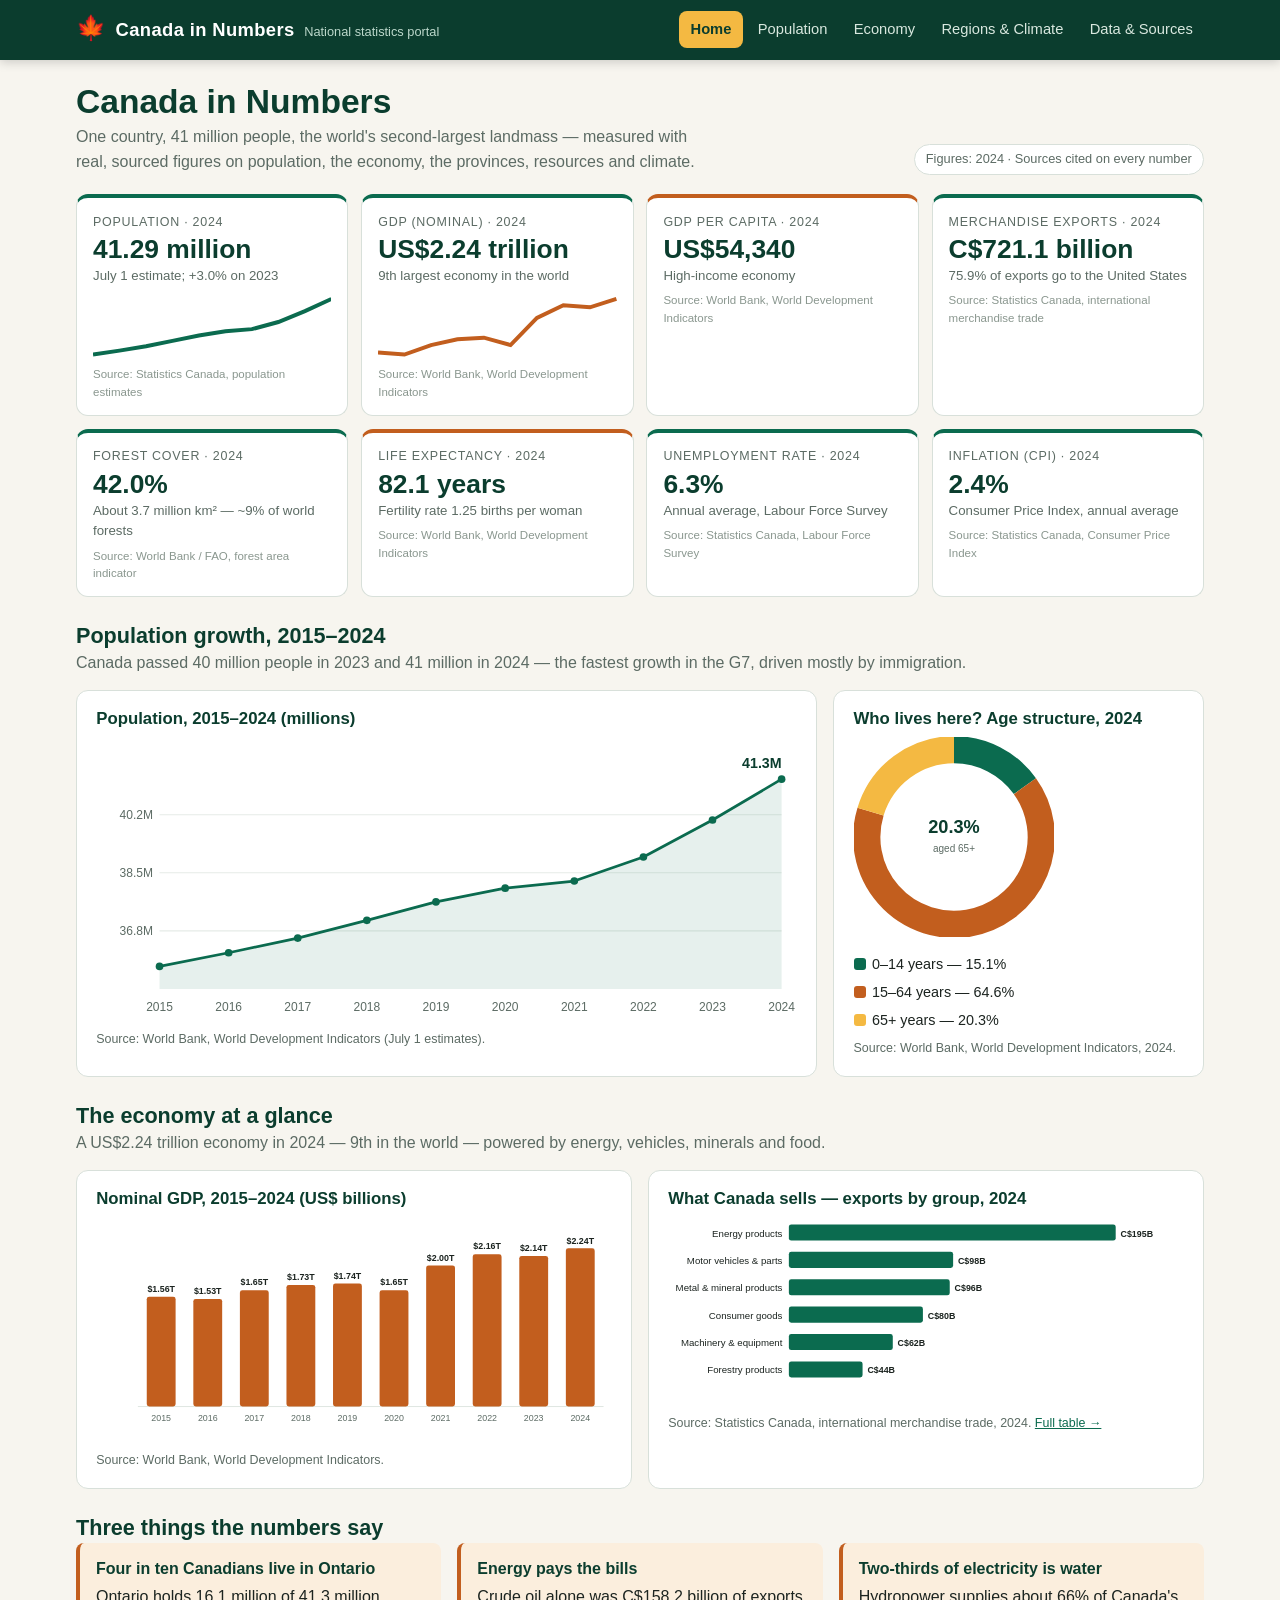
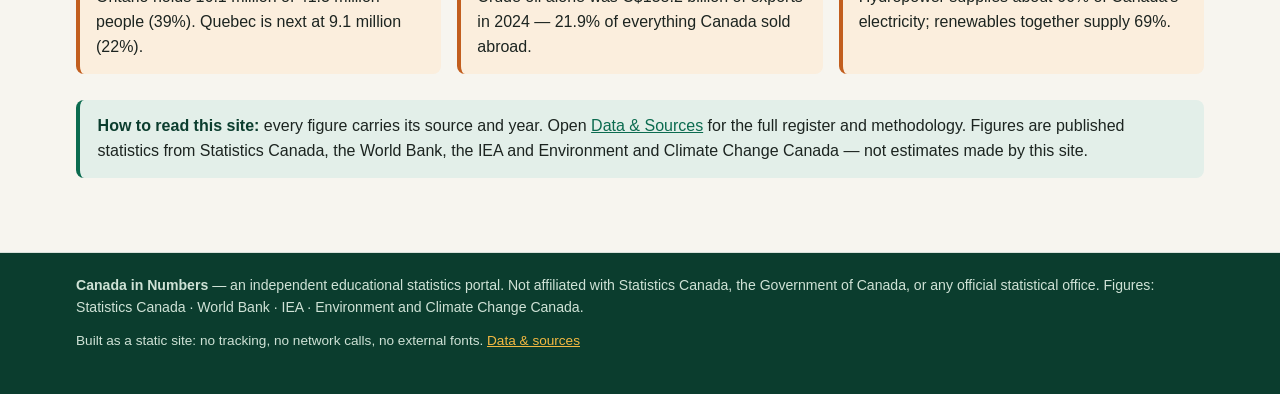
<file: app/index.html>
<!DOCTYPE html>
<html lang="en">
<head>
<meta charset="utf-8">
<meta name="viewport" content="width=device-width, initial-scale=1">
<title>Canada in Numbers — National Statistics Portal</title>
<meta name="description" content="Canada in Numbers: real, sourced statistics on Canada's population, economy, provinces, resources, climate and trade.">
<link rel="stylesheet" href="styles.css">
</head>
<body>
<header class="site-header">
  <div class="header-inner">
    <a class="brand" href="index.html"><span class="mark">🍁</span><span class="name">Canada in Numbers</span><span class="tag">National statistics portal</span></a>
    <nav class="nav" aria-label="Main">
      <a href="index.html">Home</a>
      <a href="population.html">Population</a>
      <a href="economy.html">Economy</a>
      <a href="regions.html">Regions &amp; Climate</a>
      <a href="data.html">Data &amp; Sources</a>
    </nav>
  </div>
</header>

<main class="wrap">
  <div class="hero">
    <div>
      <h1>Canada in Numbers</h1>
      <p class="lede">One country, 41 million people, the world's second-largest landmass — measured with real, sourced figures on population, the economy, the provinces, resources and climate.</p>
    </div>
    <span class="updated">Figures: 2024 · Sources cited on every number</span>
  </div>

  <section aria-label="Key indicators">
    <div class="kpi-grid" id="kpi-grid"></div>
  </section>

  <section>
    <h2>Population growth, 2015–2024</h2>
    <p class="sub">Canada passed 40 million people in 2023 and 41 million in 2024 — the fastest growth in the G7, driven mostly by immigration.</p>
    <div class="grid-2-1">
      <div class="card chart-box" id="pop-chart"></div>
      <div class="card" id="age-donut"></div>
    </div>
  </section>

  <section>
    <h2>The economy at a glance</h2>
    <p class="sub">A US$2.24 trillion economy in 2024 — 9th in the world — powered by energy, vehicles, minerals and food.</p>
    <div class="grid-2">
      <div class="card chart-box" id="gdp-chart"></div>
      <div class="card chart-box" id="export-chart"></div>
    </div>
  </section>

  <section>
    <h2>Three things the numbers say</h2>
    <div class="fact-strip">
      <div class="fact"><strong>Four in ten Canadians live in Ontario</strong>Ontario holds 16.1 million of 41.3 million people (39%). Quebec is next at 9.1 million (22%).</div>
      <div class="fact"><strong>Energy pays the bills</strong>Crude oil alone was C$158.2 billion of exports in 2024 — 21.9% of everything Canada sold abroad.</div>
      <div class="fact"><strong>Two-thirds of electricity is water</strong>Hydropower supplies about 66% of Canada's electricity; renewables together supply 69%.</div>
    </div>
  </section>

  <section>
    <div class="insight"><strong>How to read this site:</strong> every figure carries its source and year. Open <a href="data.html">Data &amp; Sources</a> for the full register and methodology. Figures are published statistics from Statistics Canada, the World Bank, the IEA and Environment and Climate Change Canada — not estimates made by this site.</div>
  </section>
</main>

<footer class="site-footer">
  <div class="wrap">
    <p><strong>Canada in Numbers</strong> — an independent educational statistics portal. Not affiliated with Statistics Canada, the Government of Canada, or any official statistical office. Figures: Statistics Canada · World Bank · IEA · Environment and Climate Change Canada.</p>
    <p class="small">Built as a static site: no tracking, no network calls, no external fonts. <a href="data.html">Data &amp; sources</a></p>
  </div>
</footer>

<script src="data.js"></script>
<script src="charts.js"></script>
<script src="app.js"></script>
<script>
(function () {
  /* KPI cards */
  var grid = document.getElementById("kpi-grid");
  grid.innerHTML = HEADLINE.map(function (k, i) {
    var spark = "";
    if (k.id === "population") spark = sparkline(POPULATION_SERIES, "#0b6b4f");
    if (k.id === "gdp") spark = sparkline(GDP_SERIES, "#c25e1e");
    return '<article class="kpi' + (i % 3 === 2 ? " amber" : "") + '">' +
      '<div class="label">' + k.label + " · " + k.year + "</div>" +
      '<div class="value">' + k.display + "</div>" +
      "<p class='note'>" + k.note + "</p>" + spark +
      "<p class='src'>Source: " + k.source + "</p></article>";
  }).join("");

  /* Population line chart */
  document.getElementById("pop-chart").innerHTML =
    "<h3>Population, 2015–2024 (millions)</h3>" +
    lineChart(POPULATION_SERIES, {
      color: "#0b6b4f", title: "Canada population 2015 to 2024",
      format: function (v) { return (v / 1e6).toFixed(1) + "M"; }
    }) +
    '<p class="src">Source: World Bank, World Development Indicators (July 1 estimates).</p>';

  /* Age structure donut */
  var ageColors = ["#0b6b4f", "#c25e1e", "#f4b942"];
  document.getElementById("age-donut").innerHTML =
    "<h3>Who lives here? Age structure, 2024</h3>" +
    donutChart(AGE_STRUCTURE.map(function (a, i) {
      return { label: a.band, value: a.share, color: ageColors[i] };
    }), { centre: "20.3%", sub: "aged 65+", title: "Age structure of Canada 2024" }) +
    '<p class="src">Source: World Bank, World Development Indicators, 2024.</p>';

  /* GDP bar chart */
  document.getElementById("gdp-chart").innerHTML =
    "<h3>Nominal GDP, 2015–2024 (US$ billions)</h3>" +
    barChart(GDP_SERIES.map(function (d) { return { label: String(d.year), value: d.value }; }), {
      color: "#c25e1e", title: "Canada nominal GDP 2015 to 2024",
      format: function (v) { return "$" + (v / 1000).toFixed(2) + "T"; }
    }) +
    '<p class="src">Source: World Bank, World Development Indicators.</p>';

  /* Export groups horizontal bars */
  document.getElementById("export-chart").innerHTML =
    "<h3>What Canada sells — exports by group, 2024</h3>" +
    hbarChart(EXPORT_GROUPS.slice(0, 6).map(function (g) {
      return { label: g.group, value: g.value };
    }), {
      color: "#0b6b4f", title: "Canadian exports by product group 2024",
      format: function (v) { return "C$" + v.toFixed(0) + "B"; }, labelW: 150
    }) +
    '<p class="src">Source: Statistics Canada, international merchandise trade, 2024. <a href="economy.html">Full table →</a></p>';
})();
</script>
</body>
</html>
</file>
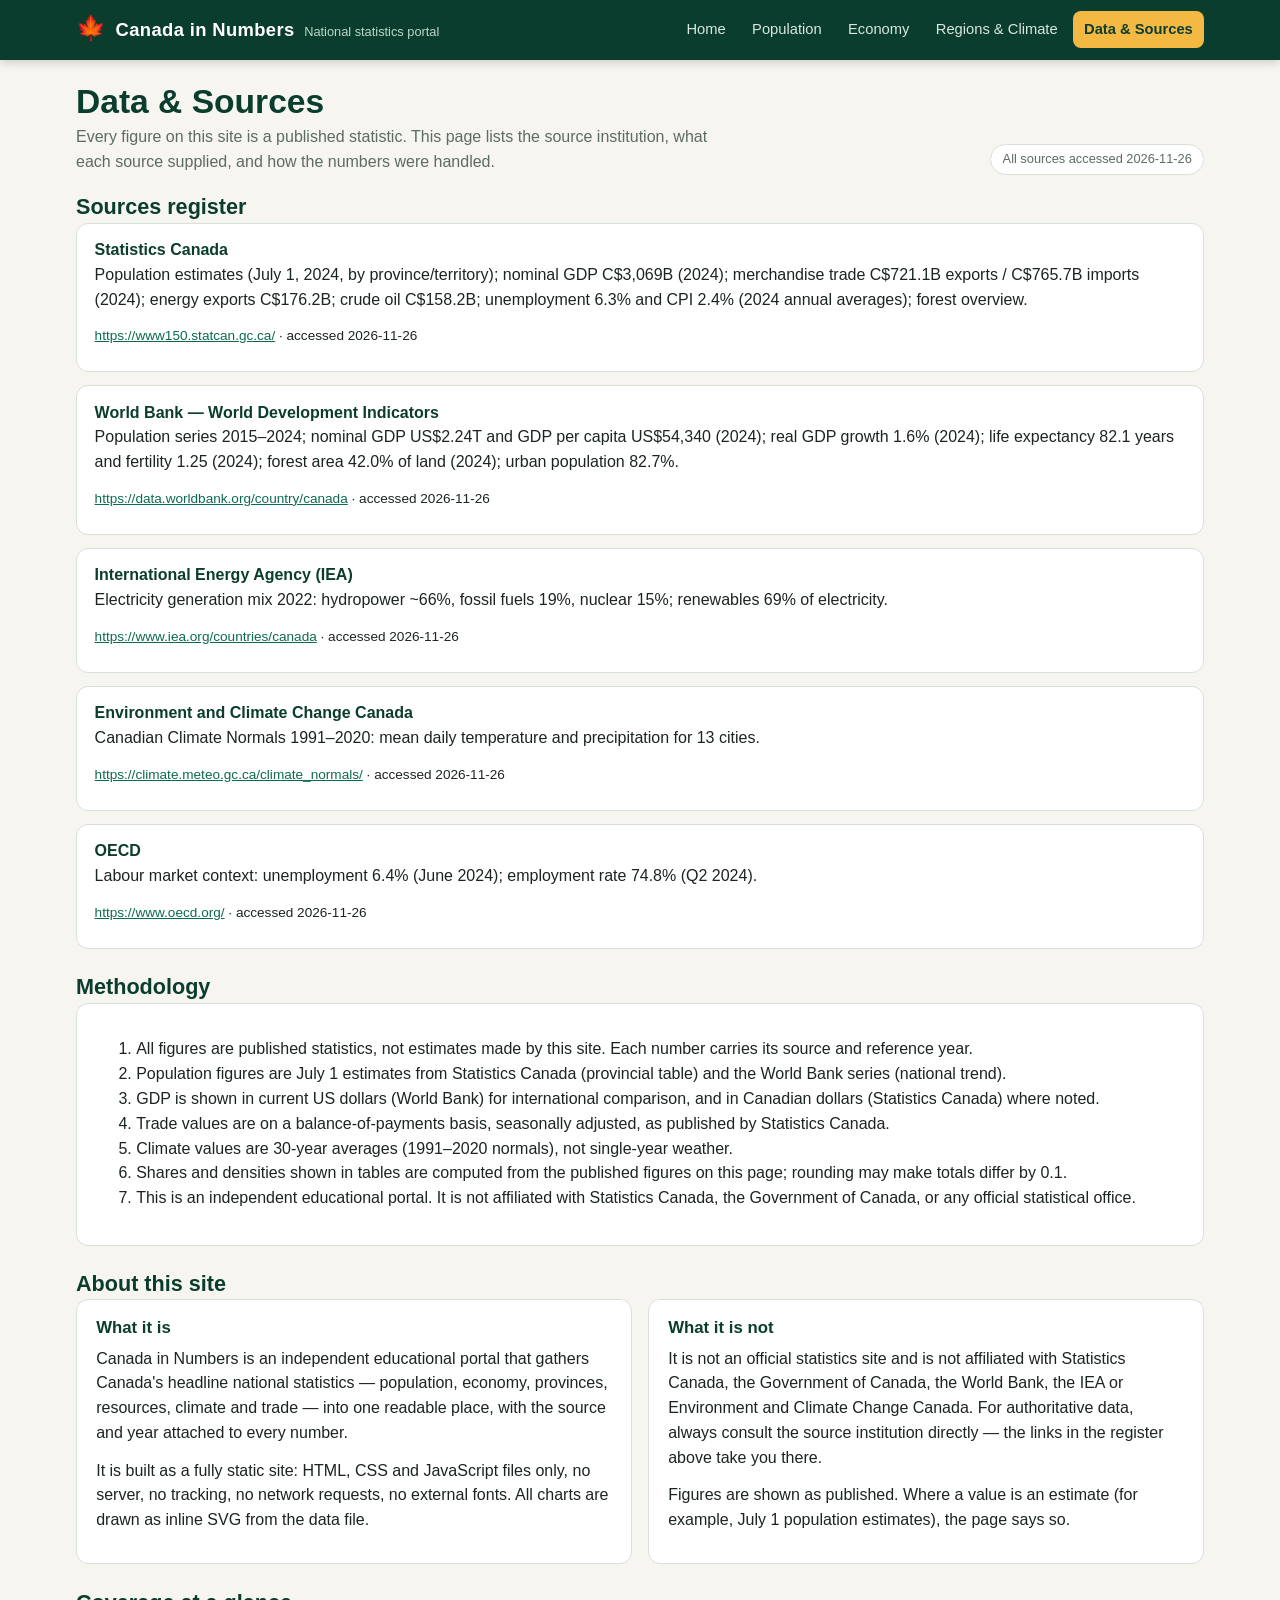
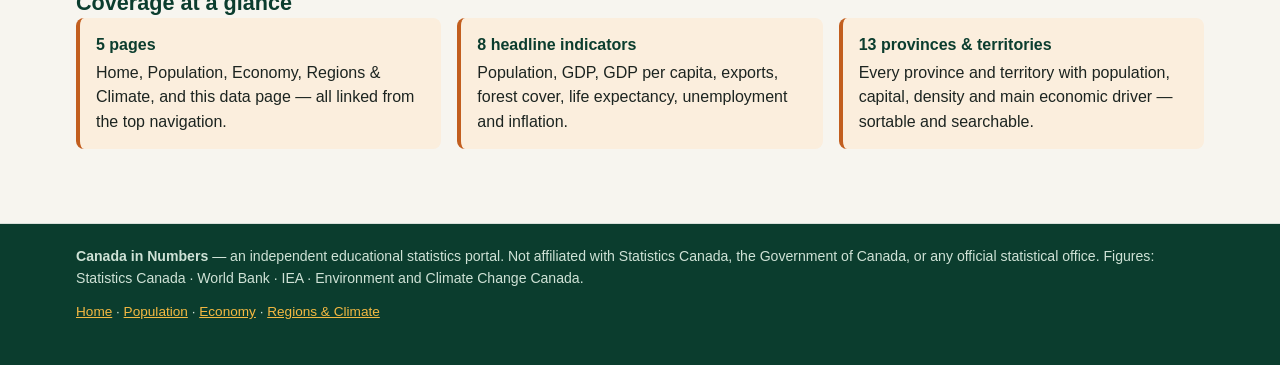
<file: app/data.html>
<!DOCTYPE html>
<html lang="en">
<head>
<meta charset="utf-8">
<meta name="viewport" content="width=device-width, initial-scale=1">
<title>Data &amp; Sources — Canada in Numbers</title>
<meta name="description" content="Every figure on Canada in Numbers, its source institution, reference year and methodology.">
<link rel="stylesheet" href="styles.css">
</head>
<body>
<header class="site-header">
  <div class="header-inner">
    <a class="brand" href="index.html"><span class="mark">🍁</span><span class="name">Canada in Numbers</span><span class="tag">National statistics portal</span></a>
    <nav class="nav" aria-label="Main">
      <a href="index.html">Home</a>
      <a href="population.html">Population</a>
      <a href="economy.html">Economy</a>
      <a href="regions.html">Regions &amp; Climate</a>
      <a href="data.html">Data &amp; Sources</a>
    </nav>
  </div>
</header>

<main class="wrap">
  <div class="hero">
    <div>
      <h1>Data &amp; Sources</h1>
      <p class="lede">Every figure on this site is a published statistic. This page lists the source institution, what each source supplied, and how the numbers were handled.</p>
    </div>
    <span class="updated">All sources accessed 2026-11-26</span>
  </div>

  <section>
    <h2>Sources register</h2>
    <ul class="source-list" id="source-list"></ul>
  </section>

  <section>
    <h2>Methodology</h2>
    <div class="card">
      <ol id="method-list"></ol>
    </div>
  </section>

  <section>
    <h2>About this site</h2>
    <div class="grid-2">
      <div class="card">
        <h3>What it is</h3>
        <p>Canada in Numbers is an independent educational portal that gathers Canada's headline national statistics — population, economy, provinces, resources, climate and trade — into one readable place, with the source and year attached to every number.</p>
        <p>It is built as a fully static site: HTML, CSS and JavaScript files only, no server, no tracking, no network requests, no external fonts. All charts are drawn as inline SVG from the data file.</p>
      </div>
      <div class="card">
        <h3>What it is not</h3>
        <p>It is not an official statistics site and is not affiliated with Statistics Canada, the Government of Canada, the World Bank, the IEA or Environment and Climate Change Canada. For authoritative data, always consult the source institution directly — the links in the register above take you there.</p>
        <p>Figures are shown as published. Where a value is an estimate (for example, July 1 population estimates), the page says so.</p>
      </div>
    </div>
  </section>

  <section>
    <h2>Coverage at a glance</h2>
    <div class="fact-strip">
      <div class="fact"><strong>5 pages</strong>Home, Population, Economy, Regions &amp; Climate, and this data page — all linked from the top navigation.</div>
      <div class="fact"><strong>8 headline indicators</strong>Population, GDP, GDP per capita, exports, forest cover, life expectancy, unemployment and inflation.</div>
      <div class="fact"><strong>13 provinces &amp; territories</strong>Every province and territory with population, capital, density and main economic driver — sortable and searchable.</div>
    </div>
  </section>
</main>

<footer class="site-footer">
  <div class="wrap">
    <p><strong>Canada in Numbers</strong> — an independent educational statistics portal. Not affiliated with Statistics Canada, the Government of Canada, or any official statistical office. Figures: Statistics Canada · World Bank · IEA · Environment and Climate Change Canada.</p>
    <p class="small"><a href="index.html">Home</a> · <a href="population.html">Population</a> · <a href="economy.html">Economy</a> · <a href="regions.html">Regions &amp; Climate</a></p>
  </div>
</footer>

<script src="data.js"></script>
<script src="charts.js"></script>
<script src="app.js"></script>
<script>
(function () {
  document.getElementById("source-list").innerHTML = SOURCES.map(function (s) {
    return "<li><div class='inst'>" + s.institution + "</div>" +
      "<p>" + s.what + "</p>" +
      '<p class="small"><a href="' + s.url + '">' + s.url + "</a> · accessed " + s.accessed + "</p></li>";
  }).join("");
  document.getElementById("method-list").innerHTML = METHODOLOGY.map(function (m) {
    return "<li>" + m + "</li>";
  }).join("");
})();
</script>
</body>
</html>
</file>
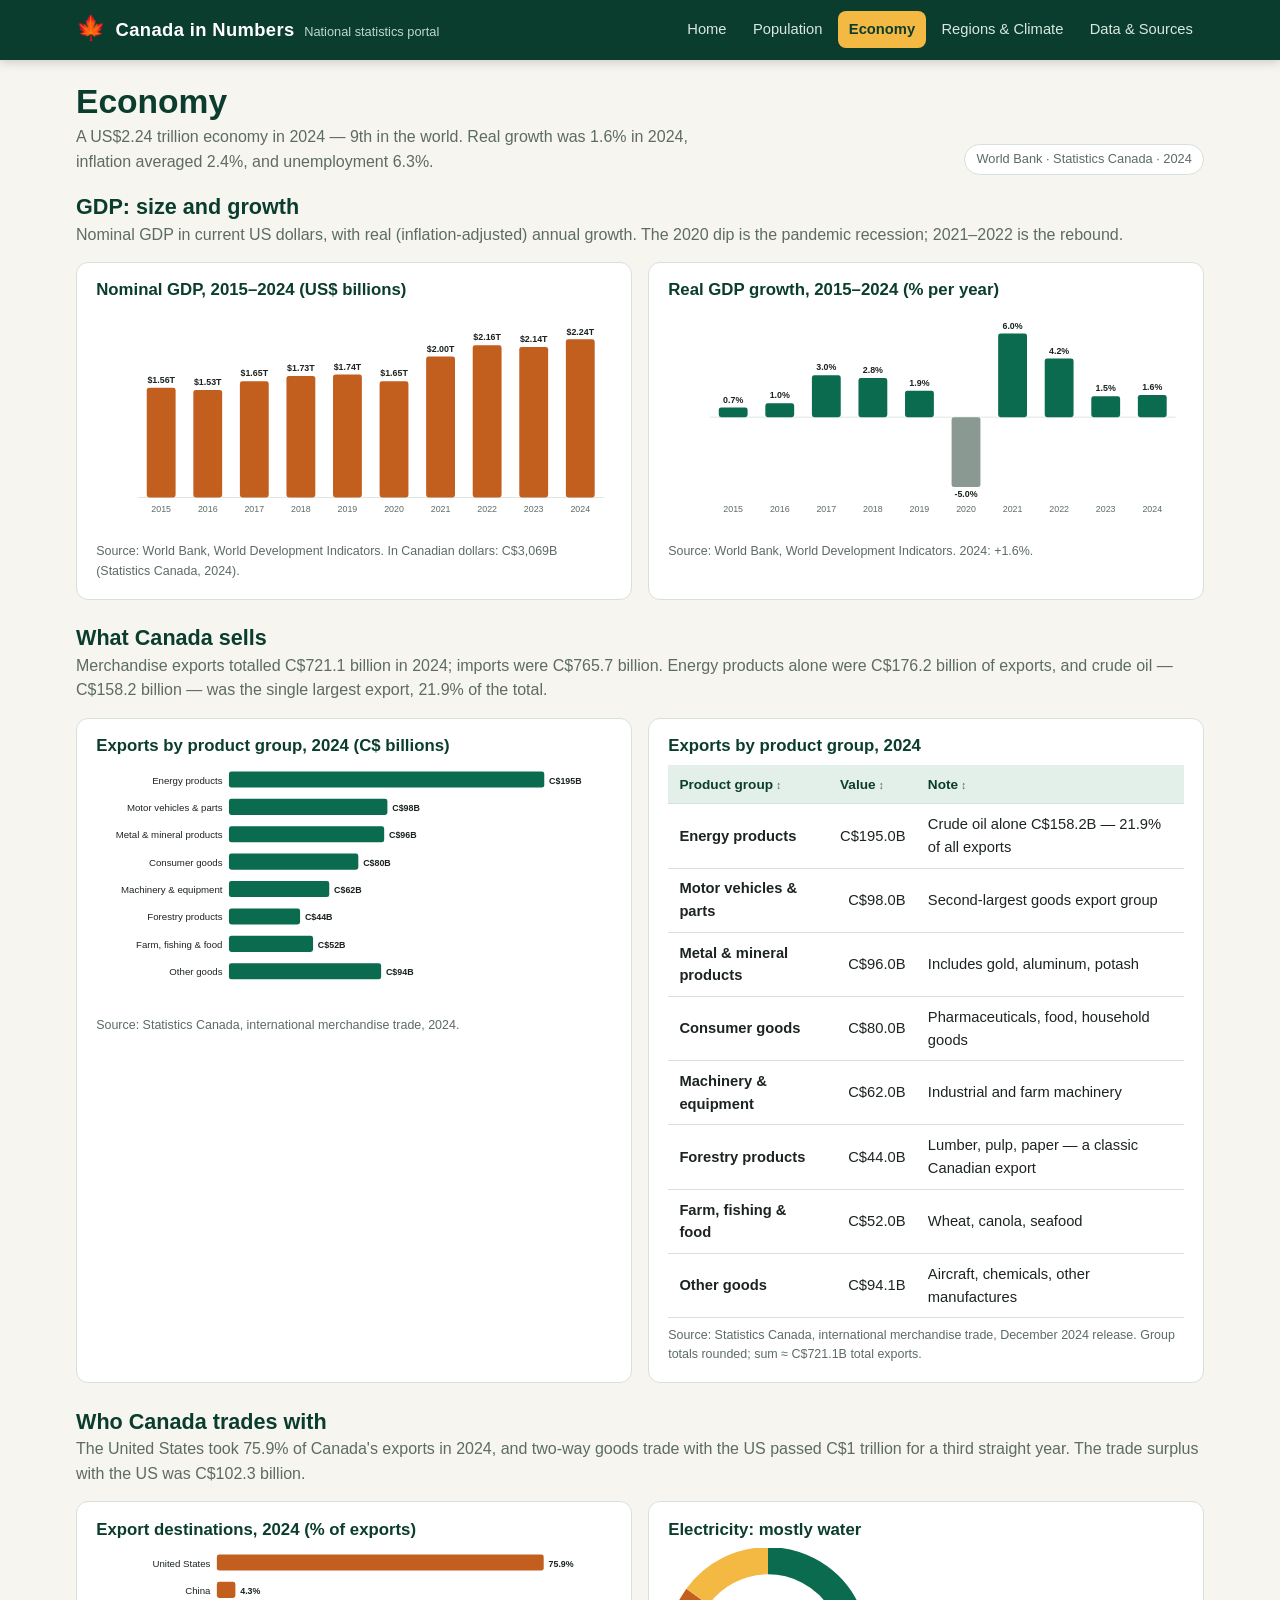
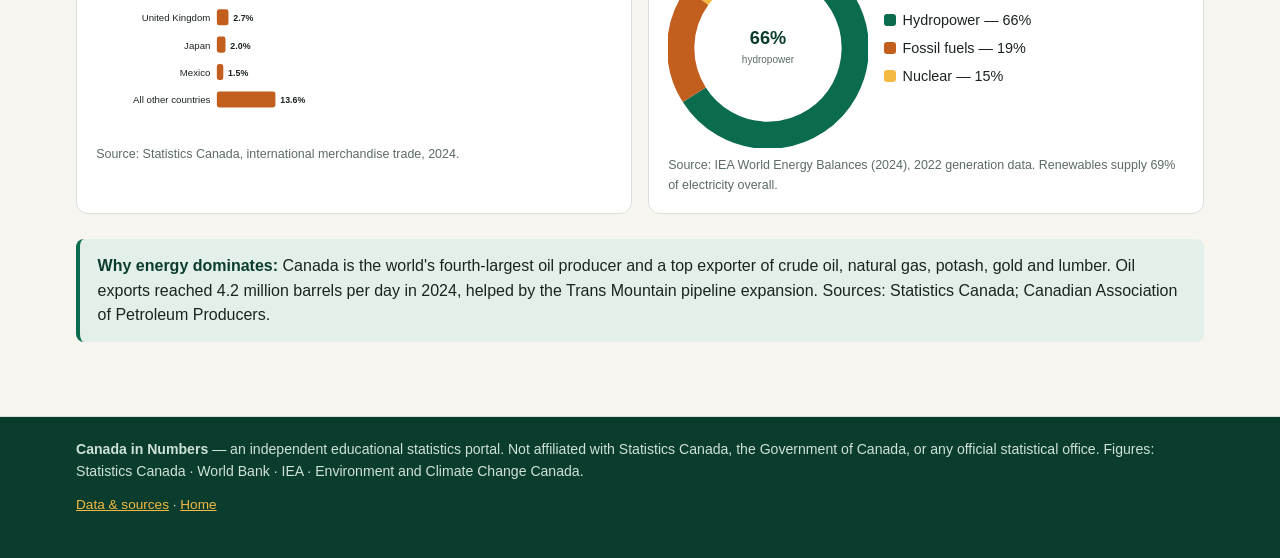
<file: app/economy.html>
<!DOCTYPE html>
<html lang="en">
<head>
<meta charset="utf-8">
<meta name="viewport" content="width=device-width, initial-scale=1">
<title>Economy — Canada in Numbers</title>
<meta name="description" content="Canada's economy: GDP, growth, exports by product group, trade partners and the electricity mix.">
<link rel="stylesheet" href="styles.css">
</head>
<body>
<header class="site-header">
  <div class="header-inner">
    <a class="brand" href="index.html"><span class="mark">🍁</span><span class="name">Canada in Numbers</span><span class="tag">National statistics portal</span></a>
    <nav class="nav" aria-label="Main">
      <a href="index.html">Home</a>
      <a href="population.html">Population</a>
      <a href="economy.html">Economy</a>
      <a href="regions.html">Regions &amp; Climate</a>
      <a href="data.html">Data &amp; Sources</a>
    </nav>
  </div>
</header>

<main class="wrap">
  <div class="hero">
    <div>
      <h1>Economy</h1>
      <p class="lede">A US$2.24 trillion economy in 2024 — 9th in the world. Real growth was 1.6% in 2024, inflation averaged 2.4%, and unemployment 6.3%.</p>
    </div>
    <span class="updated">World Bank · Statistics Canada · 2024</span>
  </div>

  <section>
    <h2>GDP: size and growth</h2>
    <p class="sub">Nominal GDP in current US dollars, with real (inflation-adjusted) annual growth. The 2020 dip is the pandemic recession; 2021–2022 is the rebound.</p>
    <div class="grid-2">
      <div class="card chart-box" id="gdp-chart"></div>
      <div class="card chart-box" id="growth-chart"></div>
    </div>
  </section>

  <section>
    <h2>What Canada sells</h2>
    <p class="sub">Merchandise exports totalled C$721.1 billion in 2024; imports were C$765.7 billion. Energy products alone were C$176.2 billion of exports, and crude oil — C$158.2 billion — was the single largest export, 21.9% of the total.</p>
    <div class="grid-2">
      <div class="card chart-box" id="export-chart"></div>
      <div class="card">
        <h3>Exports by product group, 2024</h3>
        <div class="table-wrap">
          <table id="export-table" data-sortable>
            <thead><tr>
              <th data-key="group">Product group</th>
              <th data-key="value" data-type="number">Value</th>
              <th data-key="note">Note</th>
            </tr></thead>
            <tbody id="export-rows"></tbody>
          </table>
        </div>
        <p class="src">Source: Statistics Canada, international merchandise trade, December 2024 release. Group totals rounded; sum ≈ C$721.1B total exports.</p>
      </div>
    </div>
  </section>

  <section>
    <h2>Who Canada trades with</h2>
    <p class="sub">The United States took 75.9% of Canada's exports in 2024, and two-way goods trade with the US passed C$1 trillion for a third straight year. The trade surplus with the US was C$102.3 billion.</p>
    <div class="grid-2">
      <div class="card chart-box" id="partners-chart"></div>
      <div class="card">
        <h3>Electricity: mostly water</h3>
        <div id="energy-donut"></div>
        <p class="src">Source: IEA World Energy Balances (2024), 2022 generation data. Renewables supply 69% of electricity overall.</p>
      </div>
    </div>
  </section>

  <section>
    <div class="insight"><strong>Why energy dominates:</strong> Canada is the world's fourth-largest oil producer and a top exporter of crude oil, natural gas, potash, gold and lumber. Oil exports reached 4.2 million barrels per day in 2024, helped by the Trans Mountain pipeline expansion. Sources: Statistics Canada; Canadian Association of Petroleum Producers.</div>
  </section>
</main>

<footer class="site-footer">
  <div class="wrap">
    <p><strong>Canada in Numbers</strong> — an independent educational statistics portal. Not affiliated with Statistics Canada, the Government of Canada, or any official statistical office. Figures: Statistics Canada · World Bank · IEA · Environment and Climate Change Canada.</p>
    <p class="small"><a href="data.html">Data &amp; sources</a> · <a href="index.html">Home</a></p>
  </div>
</footer>

<script src="data.js"></script>
<script src="charts.js"></script>
<script src="app.js"></script>
<script>
(function () {
  document.getElementById("gdp-chart").innerHTML =
    "<h3>Nominal GDP, 2015–2024 (US$ billions)</h3>" +
    barChart(GDP_SERIES.map(function (d) { return { label: String(d.year), value: d.value }; }), {
      color: "#c25e1e", title: "Canada nominal GDP 2015 to 2024",
      format: function (v) { return "$" + (v / 1000).toFixed(2) + "T"; }
    }) +
    '<p class="src">Source: World Bank, World Development Indicators. In Canadian dollars: C$3,069B (Statistics Canada, 2024).</p>';

  document.getElementById("growth-chart").innerHTML =
    "<h3>Real GDP growth, 2015–2024 (% per year)</h3>" +
    barChart(GDP_GROWTH_SERIES.map(function (d) { return { label: String(d.year), value: d.value }; }), {
      color: "#0b6b4f", title: "Canada real GDP growth 2015 to 2024",
      format: function (v) { return v.toFixed(1) + "%"; }
    }) +
    '<p class="src">Source: World Bank, World Development Indicators. 2024: +1.6%.</p>';

  document.getElementById("export-chart").innerHTML =
    "<h3>Exports by product group, 2024 (C$ billions)</h3>" +
    hbarChart(EXPORT_GROUPS.map(function (g) {
      return { label: g.group, value: g.value };
    }), {
      color: "#0b6b4f", title: "Canadian exports by product group 2024",
      format: function (v) { return "C$" + v.toFixed(0) + "B"; }, labelW: 165
    }) +
    '<p class="src">Source: Statistics Canada, international merchandise trade, 2024.</p>';

  document.getElementById("partners-chart").innerHTML =
    "<h3>Export destinations, 2024 (% of exports)</h3>" +
    hbarChart(TRADE_PARTNERS.map(function (t) {
      return { label: t.partner, value: t.share };
    }), {
      color: "#c25e1e", title: "Canada export destinations 2024",
      format: function (v) { return v.toFixed(1) + "%"; }, labelW: 150
    }) +
    '<p class="src">Source: Statistics Canada, international merchandise trade, 2024.</p>';

  var mixColors = ["#0b6b4f", "#c25e1e", "#f4b942"];
  document.getElementById("energy-donut").innerHTML =
    donutChart(ENERGY_MIX.map(function (e, i) {
      return { label: e.source, value: e.share, color: mixColors[i] };
    }), { centre: "66%", sub: "hydropower", title: "Canada electricity generation mix 2022" });
})();
</script>
</body>
</html>
</file>
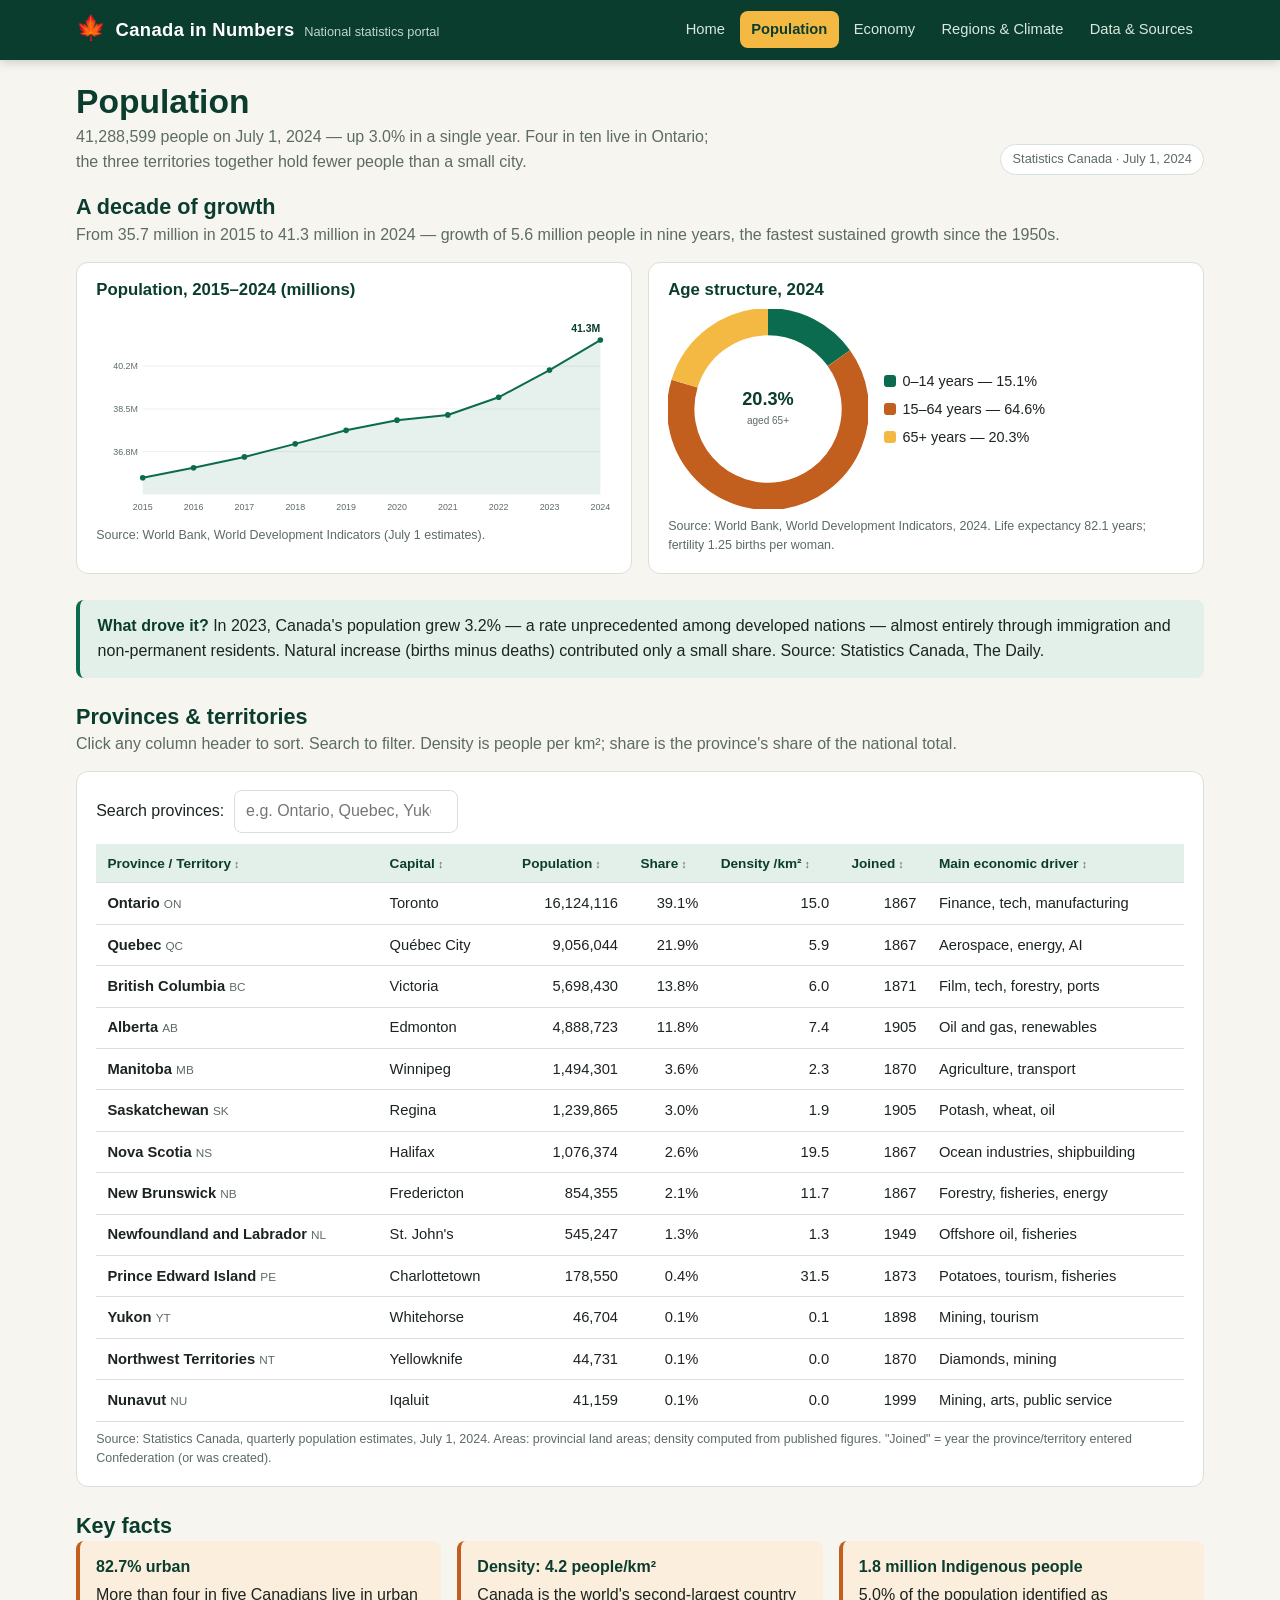
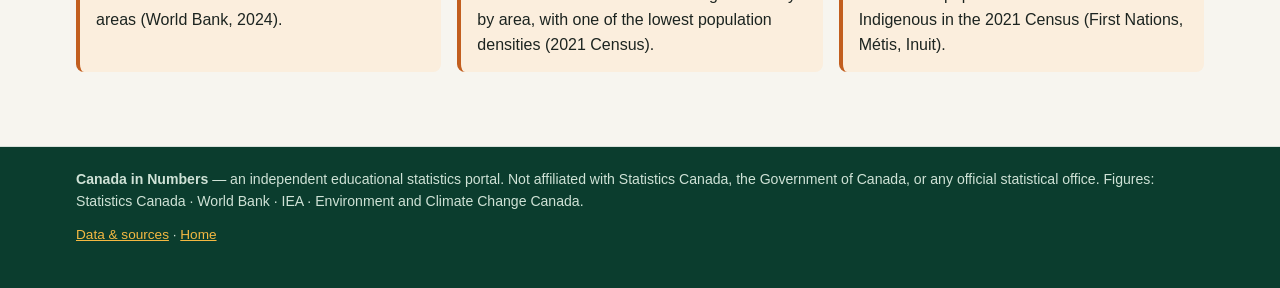
<file: app/population.html>
<!DOCTYPE html>
<html lang="en">
<head>
<meta charset="utf-8">
<meta name="viewport" content="width=device-width, initial-scale=1">
<title>Population — Canada in Numbers</title>
<meta name="description" content="Canada's population: growth 2015–2024, age structure, and a sortable table of all 10 provinces and 3 territories.">
<link rel="stylesheet" href="styles.css">
</head>
<body>
<header class="site-header">
  <div class="header-inner">
    <a class="brand" href="index.html"><span class="mark">🍁</span><span class="name">Canada in Numbers</span><span class="tag">National statistics portal</span></a>
    <nav class="nav" aria-label="Main">
      <a href="index.html">Home</a>
      <a href="population.html">Population</a>
      <a href="economy.html">Economy</a>
      <a href="regions.html">Regions &amp; Climate</a>
      <a href="data.html">Data &amp; Sources</a>
    </nav>
  </div>
</header>

<main class="wrap">
  <div class="hero">
    <div>
      <h1>Population</h1>
      <p class="lede">41,288,599 people on July 1, 2024 — up 3.0% in a single year. Four in ten live in Ontario; the three territories together hold fewer people than a small city.</p>
    </div>
    <span class="updated">Statistics Canada · July 1, 2024</span>
  </div>

  <section>
    <h2>A decade of growth</h2>
    <p class="sub">From 35.7 million in 2015 to 41.3 million in 2024 — growth of 5.6 million people in nine years, the fastest sustained growth since the 1950s.</p>
    <div class="grid-2">
      <div class="card chart-box" id="pop-chart"></div>
      <div class="card" id="age-donut"></div>
    </div>
  </section>

  <section>
    <div class="insight"><strong>What drove it?</strong> In 2023, Canada's population grew 3.2% — a rate unprecedented among developed nations — almost entirely through immigration and non-permanent residents. Natural increase (births minus deaths) contributed only a small share. Source: Statistics Canada, The Daily.</div>
  </section>

  <section>
    <h2>Provinces &amp; territories</h2>
    <p class="sub">Click any column header to sort. Search to filter. Density is people per km²; share is the province's share of the national total.</p>
    <div class="card">
      <div class="table-tools">
        <label for="prov-filter">Search provinces:</label>
        <input type="search" id="prov-filter" data-filter-table="#province-table" placeholder="e.g. Ontario, Quebec, Yukon…">
      </div>
      <div class="table-wrap">
        <table id="province-table" data-sortable>
          <thead><tr>
            <th data-key="name">Province / Territory</th>
            <th data-key="capital">Capital</th>
            <th data-key="population" data-type="number">Population</th>
            <th data-key="share" data-type="number">Share</th>
            <th data-key="density" data-type="number">Density /km²</th>
            <th data-key="joined" data-type="number">Joined</th>
            <th data-key="driver">Main economic driver</th>
          </tr></thead>
          <tbody id="province-rows"></tbody>
        </table>
        <p class="table-empty" style="display:none">No province matches that search.</p>
      </div>
      <p class="src">Source: Statistics Canada, quarterly population estimates, July 1, 2024. Areas: provincial land areas; density computed from published figures. "Joined" = year the province/territory entered Confederation (or was created).</p>
    </div>
  </section>

  <section>
    <h2>Key facts</h2>
    <div class="fact-strip">
      <div class="fact"><strong>82.7% urban</strong>More than four in five Canadians live in urban areas (World Bank, 2024).</div>
      <div class="fact"><strong>Density: 4.2 people/km²</strong>Canada is the world's second-largest country by area, with one of the lowest population densities (2021 Census).</div>
      <div class="fact"><strong>1.8 million Indigenous people</strong>5.0% of the population identified as Indigenous in the 2021 Census (First Nations, Métis, Inuit).</div>
    </div>
  </section>
</main>

<footer class="site-footer">
  <div class="wrap">
    <p><strong>Canada in Numbers</strong> — an independent educational statistics portal. Not affiliated with Statistics Canada, the Government of Canada, or any official statistical office. Figures: Statistics Canada · World Bank · IEA · Environment and Climate Change Canada.</p>
    <p class="small"><a href="data.html">Data &amp; sources</a> · <a href="index.html">Home</a></p>
  </div>
</footer>

<script src="data.js"></script>
<script src="charts.js"></script>
<script src="app.js"></script>
<script>
(function () {
  document.getElementById("pop-chart").innerHTML =
    "<h3>Population, 2015–2024 (millions)</h3>" +
    lineChart(POPULATION_SERIES, {
      color: "#0b6b4f", title: "Canada population 2015 to 2024",
      format: function (v) { return (v / 1e6).toFixed(1) + "M"; }
    }) +
    '<p class="src">Source: World Bank, World Development Indicators (July 1 estimates).</p>';

  var ageColors = ["#0b6b4f", "#c25e1e", "#f4b942"];
  document.getElementById("age-donut").innerHTML =
    "<h3>Age structure, 2024</h3>" +
    donutChart(AGE_STRUCTURE.map(function (a, i) {
      return { label: a.band, value: a.share, color: ageColors[i] };
    }), { centre: "20.3%", sub: "aged 65+", title: "Age structure of Canada 2024" }) +
    '<p class="src">Source: World Bank, World Development Indicators, 2024. Life expectancy 82.1 years; fertility 1.25 births per woman.</p>';
})();
</script>
</body>
</html>
</file>
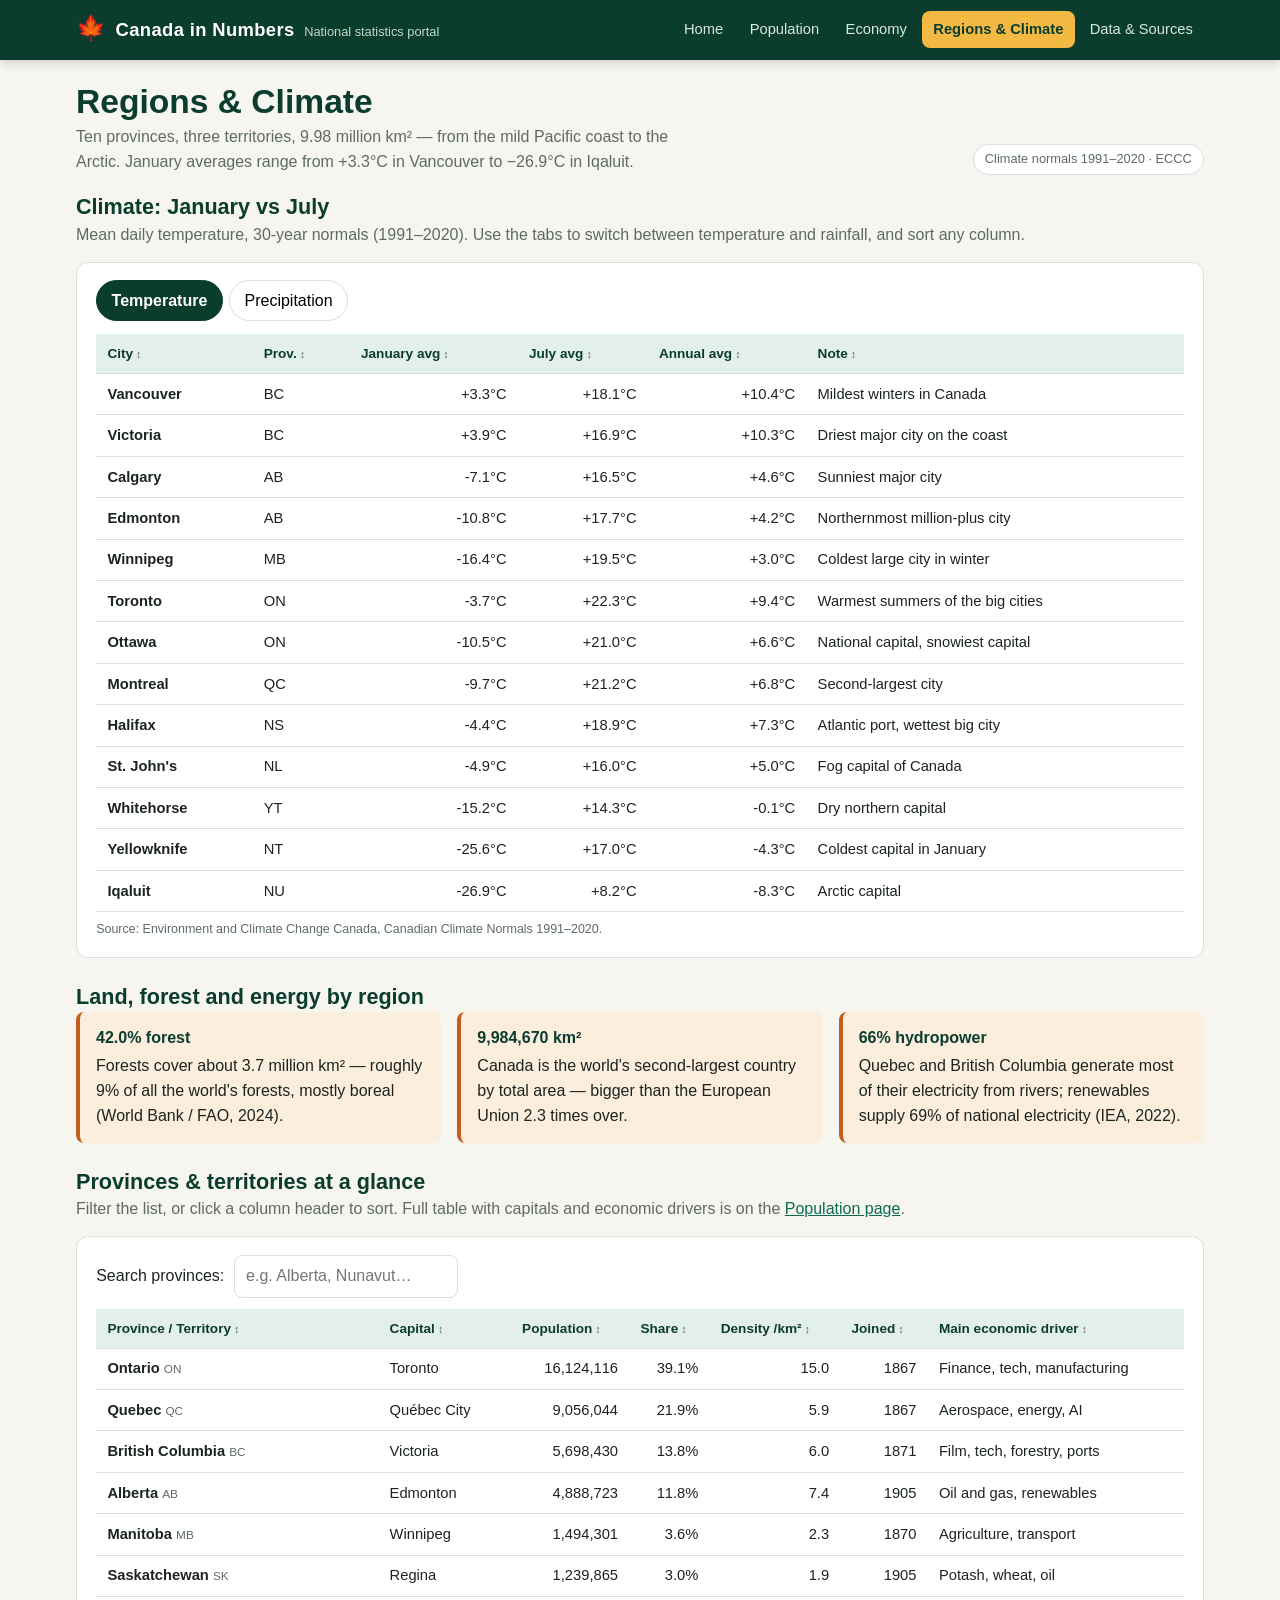
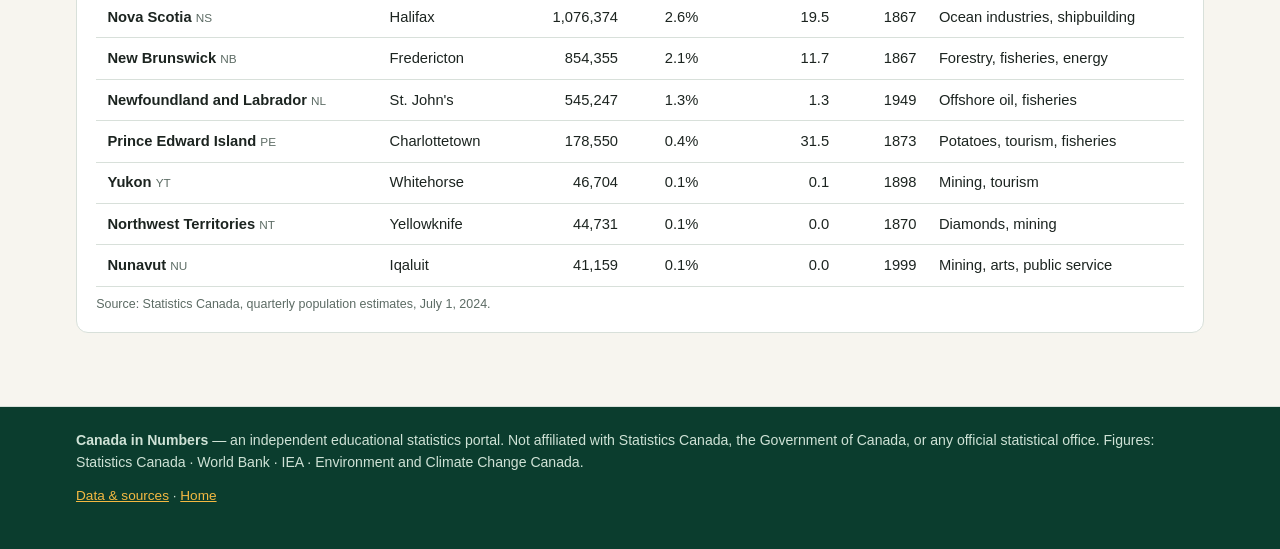
<file: app/regions.html>
<!DOCTYPE html>
<html lang="en">
<head>
<meta charset="utf-8">
<meta name="viewport" content="width=device-width, initial-scale=1">
<title>Regions &amp; Climate — Canada in Numbers</title>
<meta name="description" content="Canada's provinces and territories: population, capitals, climate normals for 13 cities, forest cover and energy.">
<link rel="stylesheet" href="styles.css">
</head>
<body>
<header class="site-header">
  <div class="header-inner">
    <a class="brand" href="index.html"><span class="mark">🍁</span><span class="name">Canada in Numbers</span><span class="tag">National statistics portal</span></a>
    <nav class="nav" aria-label="Main">
      <a href="index.html">Home</a>
      <a href="population.html">Population</a>
      <a href="economy.html">Economy</a>
      <a href="regions.html">Regions &amp; Climate</a>
      <a href="data.html">Data &amp; Sources</a>
    </nav>
  </div>
</header>

<main class="wrap">
  <div class="hero">
    <div>
      <h1>Regions &amp; Climate</h1>
      <p class="lede">Ten provinces, three territories, 9.98 million km² — from the mild Pacific coast to the Arctic. January averages range from +3.3°C in Vancouver to −26.9°C in Iqaluit.</p>
    </div>
    <span class="updated">Climate normals 1991–2020 · ECCC</span>
  </div>

  <section>
    <h2>Climate: January vs July</h2>
    <p class="sub">Mean daily temperature, 30-year normals (1991–2020). Use the tabs to switch between temperature and rainfall, and sort any column.</p>
    <div class="card" data-tabs>
      <div class="tabs" role="tablist">
        <button data-tab="temp" class="on" role="tab">Temperature</button>
        <button data-tab="rain" role="tab">Precipitation</button>
      </div>
      <div data-panel="temp">
        <div class="table-wrap">
          <table id="climate-table" data-sortable>
            <thead><tr>
              <th data-key="city">City</th>
              <th data-key="province">Prov.</th>
              <th data-key="jan" data-type="number">January avg</th>
              <th data-key="jul" data-type="number">July avg</th>
              <th data-key="annual" data-type="number">Annual avg</th>
              <th data-key="note">Note</th>
            </tr></thead>
            <tbody id="climate-rows"></tbody>
          </table>
        </div>
        <p class="src">Source: Environment and Climate Change Canada, Canadian Climate Normals 1991–2020.</p>
      </div>
      <div data-panel="rain" hidden>
        <div class="table-wrap">
          <table>
            <thead><tr><th>City</th><th>Prov.</th><th class="num">Annual precipitation</th><th>Note</th></tr></thead>
            <tbody id="rain-rows"></tbody>
          </table>
        </div>
        <p class="src">Source: Environment and Climate Change Canada, Canadian Climate Normals 1991–2020 (total precipitation, mm).</p>
      </div>
    </div>
  </section>

  <section>
    <h2>Land, forest and energy by region</h2>
    <div class="grid-3">
      <div class="fact"><strong>42.0% forest</strong>Forests cover about 3.7 million km² — roughly 9% of all the world's forests, mostly boreal (World Bank / FAO, 2024).</div>
      <div class="fact"><strong>9,984,670 km²</strong>Canada is the world's second-largest country by total area — bigger than the European Union 2.3 times over.</div>
      <div class="fact"><strong>66% hydropower</strong>Quebec and British Columbia generate most of their electricity from rivers; renewables supply 69% of national electricity (IEA, 2022).</div>
    </div>
  </section>

  <section>
    <h2>Provinces &amp; territories at a glance</h2>
    <p class="sub">Filter the list, or click a column header to sort. Full table with capitals and economic drivers is on the <a href="population.html">Population page</a>.</p>
    <div class="card">
      <div class="table-tools">
        <label for="prov-filter-2">Search provinces:</label>
        <input type="search" id="prov-filter-2" data-filter-table="#province-table-2" placeholder="e.g. Alberta, Nunavut…">
      </div>
      <div class="table-wrap">
        <table id="province-table-2" data-sortable>
          <thead><tr>
            <th data-key="name">Province / Territory</th>
            <th data-key="capital">Capital</th>
            <th data-key="population" data-type="number">Population</th>
            <th data-key="share" data-type="number">Share</th>
            <th data-key="density" data-type="number">Density /km²</th>
            <th data-key="joined" data-type="number">Joined</th>
            <th data-key="driver">Main economic driver</th>
          </tr></thead>
          <tbody id="province-rows"></tbody>
        </table>
        <p class="table-empty" style="display:none">No province matches that search.</p>
      </div>
      <p class="src">Source: Statistics Canada, quarterly population estimates, July 1, 2024.</p>
    </div>
  </section>
</main>

<footer class="site-footer">
  <div class="wrap">
    <p><strong>Canada in Numbers</strong> — an independent educational statistics portal. Not affiliated with Statistics Canada, the Government of Canada, or any official statistical office. Figures: Statistics Canada · World Bank · IEA · Environment and Climate Change Canada.</p>
    <p class="small"><a href="data.html">Data &amp; sources</a> · <a href="index.html">Home</a></p>
  </div>
</footer>

<script src="data.js"></script>
<script src="charts.js"></script>
<script src="app.js"></script>
<script>
(function () {
  /* The climate table on this page hides the precipitation column; the
     rain tab gets its own small table built from the same data. */
  var rainBody = document.getElementById("rain-rows");
  if (rainBody) {
    rainBody.innerHTML = CLIMATE.map(function (c) {
      return "<tr><td><strong>" + c.city + "</strong></td><td>" + c.province + "</td>" +
        '<td class="num">' + c.precipMm.toLocaleString("en-CA") + " mm</td><td>" + c.note + "</td></tr>";
    }).join("");
  }
  /* Drop the precipitation column from the temperature table built by app.js
     by removing its last-but-one cell — app.js already rendered full rows,
     so rebuild temperature rows without the precip cell. */
  var climBody = document.getElementById("climate-rows");
  if (climBody) {
    climBody.innerHTML = CLIMATE.map(function (c) {
      return "<tr>" +
        '<td data-city="' + c.city + '"><strong>' + c.city + "</strong></td>" +
        '<td data-province="' + c.province + '">' + c.province + "</td>" +
        '<td data-jan="' + c.jan + '" class="num">' + (c.jan > 0 ? "+" : "") + c.jan.toFixed(1) + "°C</td>" +
        '<td data-jul="' + c.jul + '" class="num">' + (c.jul > 0 ? "+" : "") + c.jul.toFixed(1) + "°C</td>" +
        '<td data-annual="' + c.annual + '" class="num">' + (c.annual > 0 ? "+" : "") + c.annual.toFixed(1) + "°C</td>" +
        '<td data-note="' + c.note + '">' + c.note + "</td></tr>";
    }).join("");
  }
})();
</script>
</body>
</html>
</file>
<file: app/styles.css>
/* Canada in Numbers — styles.css
   Variant A: "dashboard padat" — dense KPI grid, charts above the fold.
   Original design: deep pine green + maple amber on warm paper.
   System font stack only; no external assets. */

:root {
  --pine: #0b3d2e;
  --pine-2: #0b6b4f;
  --pine-soft: #e3efe9;
  --amber: #c25e1e;
  --amber-soft: #fbeedd;
  --ink: #1c2420;
  --muted: #5c6b64;
  --line: #d8e0da;
  --paper: #f7f5ef;
  --card: #ffffff;
  --radius: 12px;
}

* { box-sizing: border-box; }
html { scroll-behavior: smooth; }
body {
  margin: 0;
  font-family: -apple-system, BlinkMacSystemFont, "Segoe UI", Roboto, "Helvetica Neue", Arial, sans-serif;
  color: var(--ink);
  background: var(--paper);
  line-height: 1.55;
  font-size: 16px;
}
a { color: var(--pine-2); }
h1, h2, h3 { line-height: 1.2; margin: 0 0 .5em; }
p { margin: 0 0 .8em; }
.num { text-align: right; font-variant-numeric: tabular-nums; }
.muted { color: var(--muted); }
.small { font-size: .85rem; }

/* ---- Header / nav ---------------------------------------------------- */
.site-header {
  background: var(--pine);
  color: #fff;
  position: sticky;
  top: 0;
  z-index: 10;
  box-shadow: 0 2px 10px rgba(0,0,0,.18);
}
.header-inner {
  max-width: 1160px;
  margin: 0 auto;
  padding: .7rem 1rem;
  display: flex;
  align-items: center;
  gap: 1rem;
  flex-wrap: wrap;
}
.brand { display: flex; align-items: baseline; gap: .6rem; text-decoration: none; color: #fff; }
.brand .mark {
  font-size: 1.5rem; line-height: 1; color: #f4b942;
}
.brand .name { font-weight: 800; font-size: 1.15rem; letter-spacing: .02em; }
.brand .tag { font-size: .8rem; color: #bcd8cb; }
.nav { margin-left: auto; display: flex; gap: .25rem; flex-wrap: wrap; }
.nav a {
  color: #d9e8df;
  text-decoration: none;
  padding: .45rem .7rem;
  border-radius: 8px;
  font-size: .92rem;
}
.nav a:hover { background: rgba(255,255,255,.12); color: #fff; }
.nav a.active { background: #f4b942; color: var(--pine); font-weight: 700; }

/* ---- Layout ---------------------------------------------------------- */
.wrap { max-width: 1160px; margin: 0 auto; padding: 1.4rem 1rem 3rem; }
.hero {
  display: flex; justify-content: space-between; align-items: end; gap: 1rem;
  flex-wrap: wrap; margin-bottom: 1.2rem;
}
.hero h1 { font-size: 2.1rem; color: var(--pine); margin-bottom: .2rem; }
.hero .lede { color: var(--muted); max-width: 640px; margin: 0; }
.updated {
  font-size: .8rem; color: var(--muted);
  border: 1px solid var(--line); border-radius: 999px;
  padding: .3rem .7rem; background: var(--card); white-space: nowrap;
}

section { margin-bottom: 1.6rem; }
section > h2 { font-size: 1.35rem; color: var(--pine); margin-bottom: .15rem; }
section > .sub { color: var(--muted); margin-bottom: .9rem; }

/* ---- KPI grid -------------------------------------------------------- */
.kpi-grid {
  display: grid;
  grid-template-columns: repeat(4, 1fr);
  gap: .8rem;
}
.kpi {
  background: var(--card);
  border: 1px solid var(--line);
  border-top: 4px solid var(--pine-2);
  border-radius: var(--radius);
  padding: .9rem 1rem .8rem;
}
.kpi.amber { border-top-color: var(--amber); }
.kpi .label { font-size: .78rem; text-transform: uppercase; letter-spacing: .06em; color: var(--muted); }
.kpi .value { font-size: 1.65rem; font-weight: 800; color: var(--pine); line-height: 1.15; margin: .15rem 0 .1rem; }
.kpi .note { font-size: .83rem; color: var(--muted); margin: 0; }
.kpi .src { font-size: .72rem; color: #8a978f; margin: .35rem 0 0; }
.kpi .spark { display: block; margin-top: .4rem; }

/* ---- Cards & charts -------------------------------------------------- */
.card {
  background: var(--card);
  border: 1px solid var(--line);
  border-radius: var(--radius);
  padding: 1.1rem 1.2rem;
}
.card h3 { font-size: 1.05rem; color: var(--pine); }
.card .src { font-size: .78rem; color: var(--muted); margin: .5rem 0 0; }
.grid-2 { display: grid; grid-template-columns: 1fr 1fr; gap: 1rem; }
.grid-3 { display: grid; grid-template-columns: repeat(3, 1fr); gap: 1rem; }
.grid-2-1 { display: grid; grid-template-columns: 2fr 1fr; gap: 1rem; }
.chart-box svg { width: 100%; height: auto; display: block; }
.axis { font-size: 11px; fill: var(--muted); }
.grid { stroke: #e6ebe7; stroke-width: 1; }
.axisline { stroke: var(--line); stroke-width: 1; }
.callout { font-size: 13px; font-weight: 700; fill: var(--pine); }
.barval { font-size: 11px; fill: var(--ink); font-weight: 600; }
.hbar-label { font-size: 12px; fill: var(--ink); }
.donut-wrap { display: flex; gap: 1rem; align-items: center; flex-wrap: wrap; }
.donut-wrap svg { width: 200px; height: 200px; flex: none; }
.donut-centre { font-size: 20px; font-weight: 800; fill: var(--pine); }
.donut-sub { font-size: 11px; fill: var(--muted); }
.legend { display: flex; flex-direction: column; gap: .35rem; font-size: .9rem; }
.legend-item i {
  display: inline-block; width: 12px; height: 12px; border-radius: 3px;
  margin-right: .4rem; vertical-align: -1px;
}

/* ---- Tables ---------------------------------------------------------- */
.table-tools { display: flex; gap: .6rem; align-items: center; margin-bottom: .7rem; flex-wrap: wrap; }
.table-tools input[type="search"] {
  padding: .5rem .7rem; border: 1px solid var(--line); border-radius: 8px;
  font: inherit; min-width: 220px; background: var(--card);
}
.table-wrap { overflow-x: auto; }
table { width: 100%; border-collapse: collapse; font-size: .92rem; background: var(--card); }
th, td { padding: .55rem .7rem; border-bottom: 1px solid var(--line); text-align: left; }
th { background: var(--pine-soft); color: var(--pine); font-size: .85rem; }
th[data-key] { cursor: pointer; user-select: none; }
th[data-key]:hover { background: #d2e5da; }
th[data-key]::after { content: " ↕"; color: var(--muted); font-size: .8em; }
tbody tr:hover { background: #f2f7f4; }
.code { color: var(--muted); font-size: .8em; }
.table-empty { padding: 1rem; color: var(--muted); text-align: center; }

/* ---- Tabs ------------------------------------------------------------ */
.tabs { display: flex; gap: .4rem; margin-bottom: .8rem; flex-wrap: wrap; }
.tabs button {
  font: inherit; padding: .45rem .9rem; border-radius: 999px;
  border: 1px solid var(--line); background: var(--card); cursor: pointer;
}
.tabs button.on { background: var(--pine); color: #fff; border-color: var(--pine); font-weight: 700; }

/* ---- Fact strip / callouts ------------------------------------------- */
.fact-strip {
  display: grid; grid-template-columns: repeat(3, 1fr); gap: 1rem;
}
.fact {
  background: var(--amber-soft);
  border-left: 4px solid var(--amber);
  border-radius: 8px;
  padding: .9rem 1rem;
}
.fact strong { color: var(--pine); display: block; margin-bottom: .2rem; }
.insight {
  background: var(--pine-soft);
  border-left: 4px solid var(--pine-2);
  border-radius: 8px;
  padding: .9rem 1.1rem;
}
.insight strong { color: var(--pine); }

/* ---- Sources list ---------------------------------------------------- */
.source-list { list-style: none; padding: 0; margin: 0; display: grid; gap: .8rem; }
.source-list li {
  background: var(--card); border: 1px solid var(--line); border-radius: var(--radius);
  padding: .9rem 1.1rem;
}
.source-list .inst { font-weight: 700; color: var(--pine); }
.source-list a { word-break: break-all; }

/* ---- Footer ---------------------------------------------------------- */
.site-footer {
  border-top: 1px solid var(--line);
  background: var(--pine);
  color: #cfe2d6;
  padding: 1.4rem 1rem 2rem;
  font-size: .88rem;
}
.site-footer .wrap { padding-top: 0; padding-bottom: 0; }
.site-footer a { color: #f4b942; }

/* ---- Responsive ------------------------------------------------------ */
@media (max-width: 900px) {
  .kpi-grid { grid-template-columns: repeat(2, 1fr); }
  .grid-2, .grid-3, .grid-2-1, .fact-strip { grid-template-columns: 1fr; }
  .hero h1 { font-size: 1.6rem; }
}
@media (max-width: 520px) {
  .kpi-grid { grid-template-columns: 1fr 1fr; gap: .6rem; }
  .kpi .value { font-size: 1.25rem; }
  .nav { gap: 0; }
  .nav a { padding: .4rem .5rem; font-size: .85rem; }
  .brand .tag { display: none; }
}
</file>
